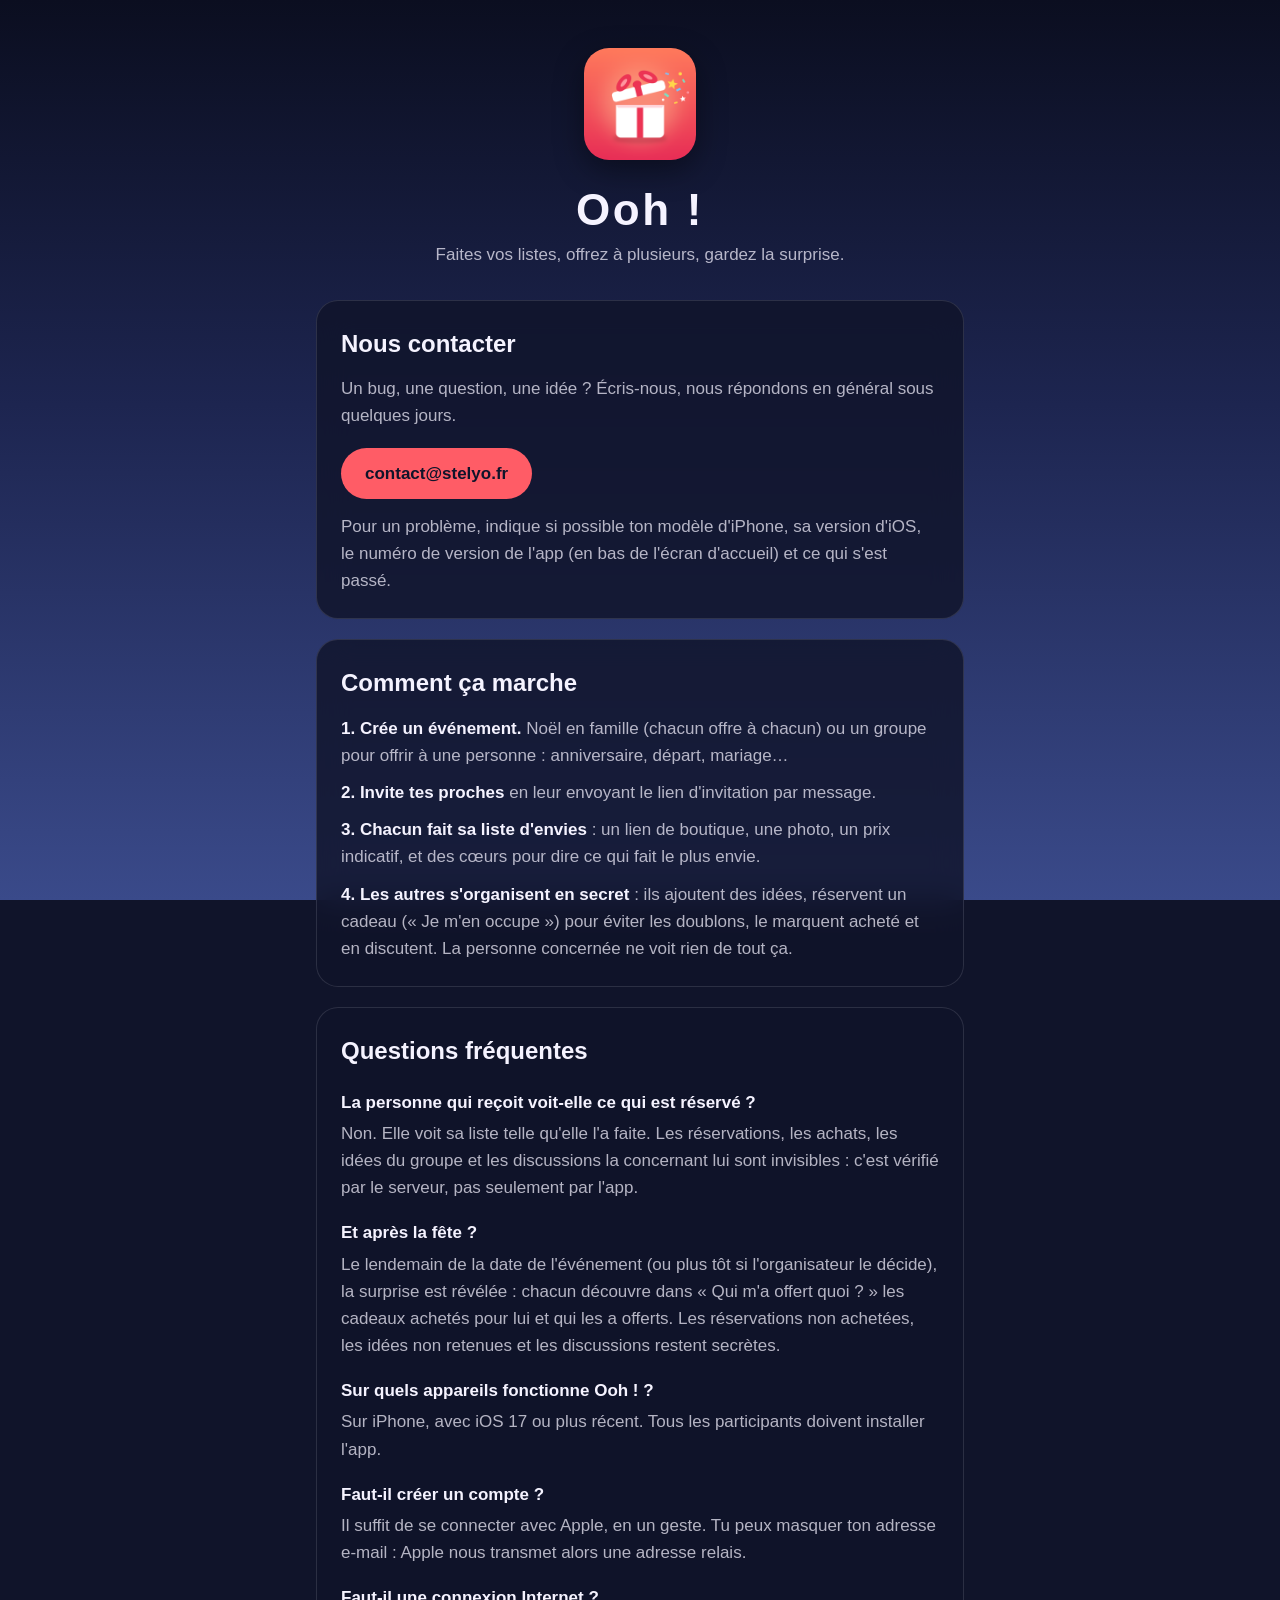
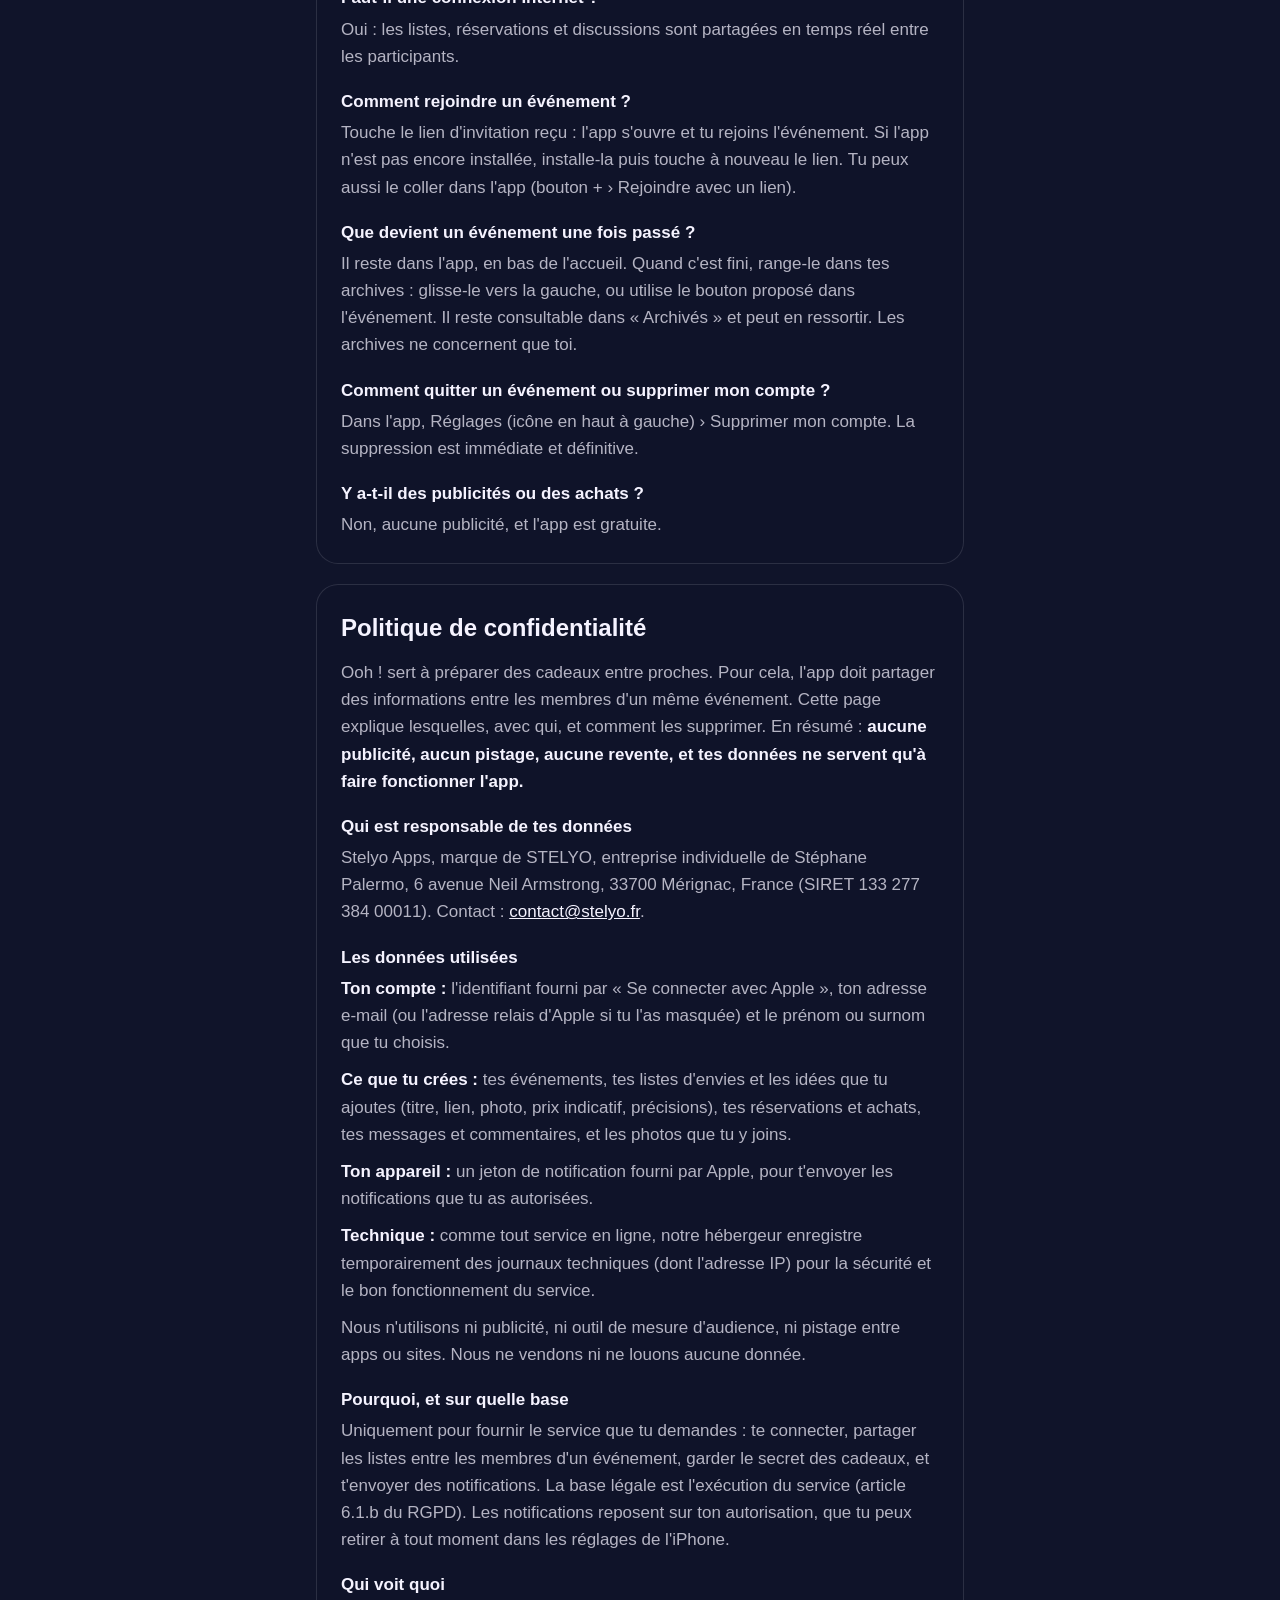
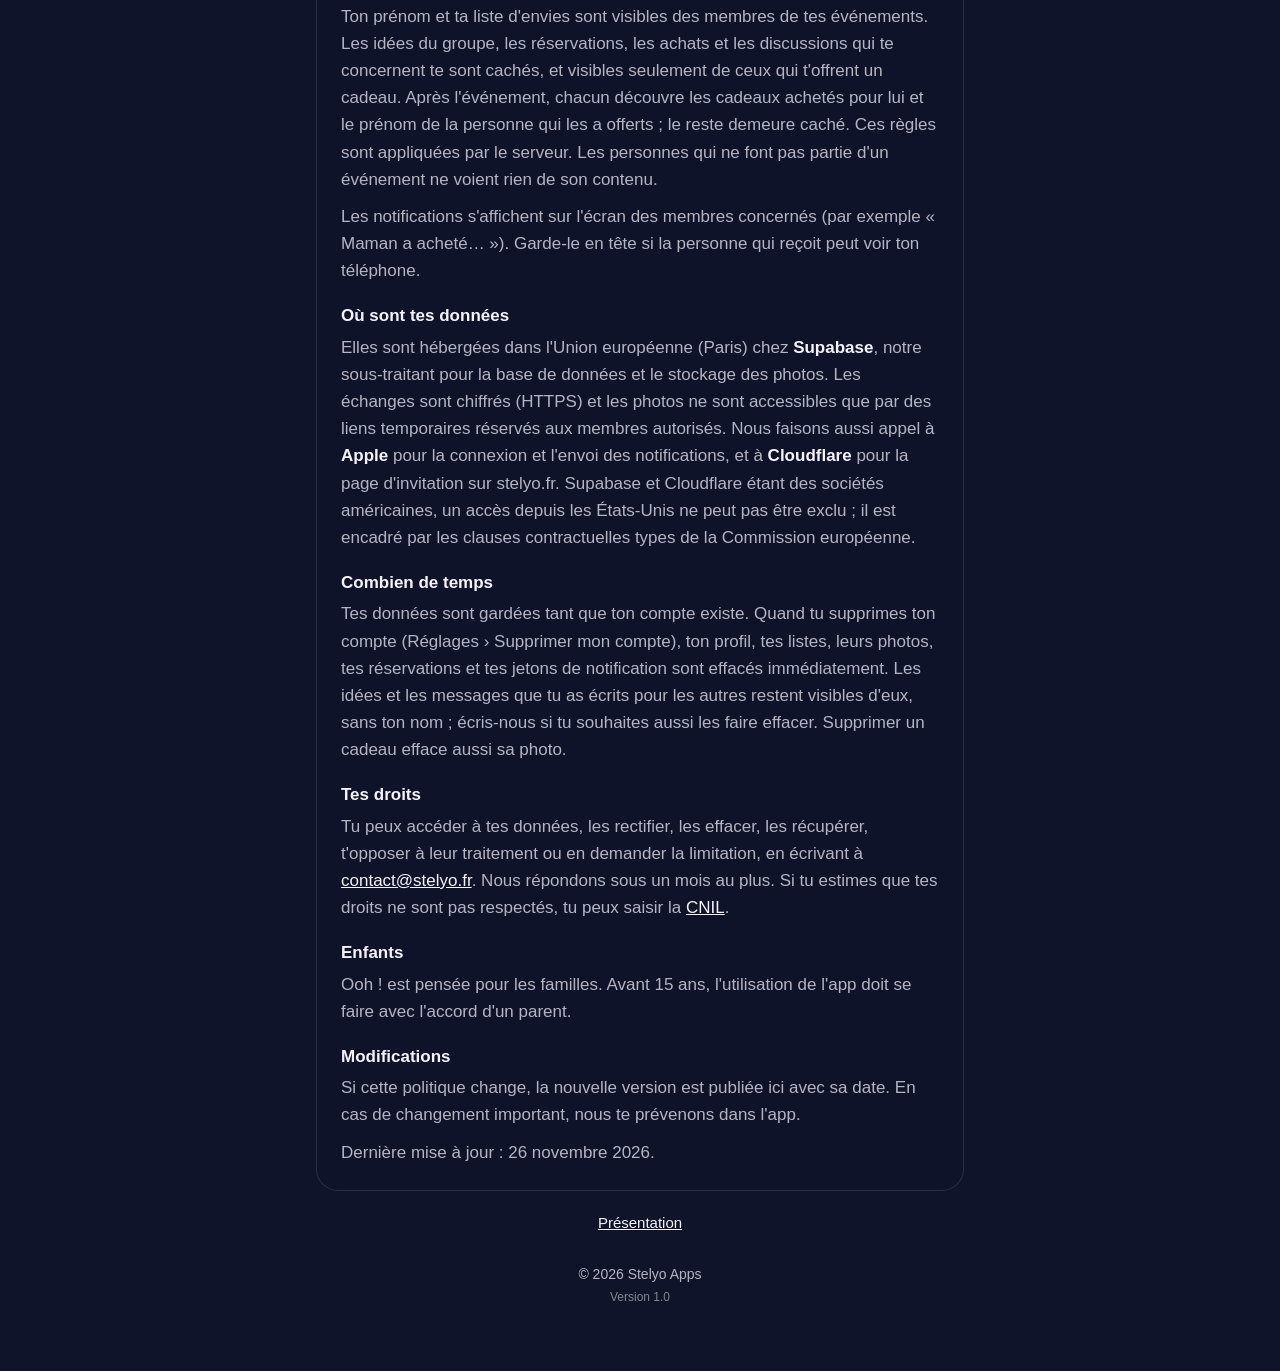
<file: index.html>
<!doctype html>
<html lang="fr">
<head>
<meta charset="utf-8">
<meta name="viewport" content="width=device-width, initial-scale=1">
<title>Ooh ! – Assistance et confidentialité</title>
<meta name="description" content="Assistance, questions fréquentes et politique de confidentialité de Ooh !, l'app de listes de cadeaux partagées en famille.">
<link rel="icon" href="icon.png">
<link rel="apple-touch-icon" href="icon.png">
<link rel="stylesheet" href="style.css">
</head>
<body>
<main>
  <header>
    <img src="icon.png" alt="Icône de Ooh !">
    <h1>Ooh !</h1>
    <p class="tagline">Faites vos listes, offrez à plusieurs, gardez la surprise.</p>
  </header>
  <nav class="langs"></nav>

  <section>
    <h2>Nous contacter</h2>
    <p>Un bug, une question, une idée ? Écris-nous, nous répondons en général sous quelques jours.</p>
    <a class="button" href="mailto:contact@stelyo.fr?subject=Ooh%20!%20%E2%80%93%20Assistance">contact@stelyo.fr</a>
    <p class="after-button">Pour un problème, indique si possible ton modèle d'iPhone, sa version d'iOS, le numéro de version de l'app (en bas de l'écran d'accueil) et ce qui s'est passé.</p>
  </section>

  <section>
    <h2>Comment ça marche</h2>
    <p><strong>1. Crée un événement.</strong> Noël en famille (chacun offre à chacun) ou un groupe pour offrir à une personne : anniversaire, départ, mariage…</p>
    <p><strong>2. Invite tes proches</strong> en leur envoyant le lien d'invitation par message.</p>
    <p><strong>3. Chacun fait sa liste d'envies</strong> : un lien de boutique, une photo, un prix indicatif, et des cœurs pour dire ce qui fait le plus envie.</p>
    <p><strong>4. Les autres s'organisent en secret</strong> : ils ajoutent des idées, réservent un cadeau (« Je m'en occupe ») pour éviter les doublons, le marquent acheté et en discutent. La personne concernée ne voit rien de tout ça.</p>
  </section>

  <section>
    <h2>Questions fréquentes</h2>
    <h3>La personne qui reçoit voit-elle ce qui est réservé ?</h3>
    <p>Non. Elle voit sa liste telle qu'elle l'a faite. Les réservations, les achats, les idées du groupe et les discussions la concernant lui sont invisibles : c'est vérifié par le serveur, pas seulement par l'app.</p>
    <h3>Et après la fête ?</h3>
    <p>Le lendemain de la date de l'événement (ou plus tôt si l'organisateur le décide), la surprise est révélée : chacun découvre dans « Qui m'a offert quoi ? » les cadeaux achetés pour lui et qui les a offerts. Les réservations non achetées, les idées non retenues et les discussions restent secrètes.</p>
    <h3>Sur quels appareils fonctionne Ooh ! ?</h3>
    <p>Sur iPhone, avec iOS 17 ou plus récent. Tous les participants doivent installer l'app.</p>
    <h3>Faut-il créer un compte ?</h3>
    <p>Il suffit de se connecter avec Apple, en un geste. Tu peux masquer ton adresse e-mail : Apple nous transmet alors une adresse relais.</p>
    <h3>Faut-il une connexion Internet ?</h3>
    <p>Oui : les listes, réservations et discussions sont partagées en temps réel entre les participants.</p>
    <h3>Comment rejoindre un événement ?</h3>
    <p>Touche le lien d'invitation reçu : l'app s'ouvre et tu rejoins l'événement. Si l'app n'est pas encore installée, installe-la puis touche à nouveau le lien. Tu peux aussi le coller dans l'app (bouton + › Rejoindre avec un lien).</p>
    <h3>Que devient un événement une fois passé ?</h3>
    <p>Il reste dans l'app, en bas de l'accueil. Quand c'est fini, range-le dans tes archives : glisse-le vers la gauche, ou utilise le bouton proposé dans l'événement. Il reste consultable dans « Archivés » et peut en ressortir. Les archives ne concernent que toi.</p>
    <h3>Comment quitter un événement ou supprimer mon compte ?</h3>
    <p>Dans l'app, Réglages (icône en haut à gauche) › Supprimer mon compte. La suppression est immédiate et définitive.</p>
    <h3>Y a-t-il des publicités ou des achats ?</h3>
    <p>Non, aucune publicité, et l'app est gratuite.</p>
  </section>

  <section id="confidentialite">
    <h2>Politique de confidentialité</h2>
    <p>Ooh ! sert à préparer des cadeaux entre proches. Pour cela, l'app doit partager des informations entre les membres d'un même événement. Cette page explique lesquelles, avec qui, et comment les supprimer. En résumé : <strong>aucune publicité, aucun pistage, aucune revente, et tes données ne servent qu'à faire fonctionner l'app.</strong></p>

    <h3>Qui est responsable de tes données</h3>
    <p>Stelyo Apps, marque de STELYO, entreprise individuelle de Stéphane Palermo, 6 avenue Neil Armstrong, 33700 Mérignac, France (SIRET 133 277 384 00011). Contact : <a href="mailto:contact@stelyo.fr">contact@stelyo.fr</a>.</p>

    <h3>Les données utilisées</h3>
    <p><strong>Ton compte :</strong> l'identifiant fourni par « Se connecter avec Apple », ton adresse e-mail (ou l'adresse relais d'Apple si tu l'as masquée) et le prénom ou surnom que tu choisis.</p>
    <p><strong>Ce que tu crées :</strong> tes événements, tes listes d'envies et les idées que tu ajoutes (titre, lien, photo, prix indicatif, précisions), tes réservations et achats, tes messages et commentaires, et les photos que tu y joins.</p>
    <p><strong>Ton appareil :</strong> un jeton de notification fourni par Apple, pour t'envoyer les notifications que tu as autorisées.</p>
    <p><strong>Technique :</strong> comme tout service en ligne, notre hébergeur enregistre temporairement des journaux techniques (dont l'adresse IP) pour la sécurité et le bon fonctionnement du service.</p>
    <p>Nous n'utilisons ni publicité, ni outil de mesure d'audience, ni pistage entre apps ou sites. Nous ne vendons ni ne louons aucune donnée.</p>

    <h3>Pourquoi, et sur quelle base</h3>
    <p>Uniquement pour fournir le service que tu demandes : te connecter, partager les listes entre les membres d'un événement, garder le secret des cadeaux, et t'envoyer des notifications. La base légale est l'exécution du service (article 6.1.b du RGPD). Les notifications reposent sur ton autorisation, que tu peux retirer à tout moment dans les réglages de l'iPhone.</p>

    <h3>Qui voit quoi</h3>
    <p>Ton prénom et ta liste d'envies sont visibles des membres de tes événements. Les idées du groupe, les réservations, les achats et les discussions qui te concernent te sont cachés, et visibles seulement de ceux qui t'offrent un cadeau. Après l'événement, chacun découvre les cadeaux achetés pour lui et le prénom de la personne qui les a offerts ; le reste demeure caché. Ces règles sont appliquées par le serveur. Les personnes qui ne font pas partie d'un événement ne voient rien de son contenu.</p>
    <p>Les notifications s'affichent sur l'écran des membres concernés (par exemple « Maman a acheté… »). Garde-le en tête si la personne qui reçoit peut voir ton téléphone.</p>

    <h3>Où sont tes données</h3>
    <p>Elles sont hébergées dans l'Union européenne (Paris) chez <strong>Supabase</strong>, notre sous-traitant pour la base de données et le stockage des photos. Les échanges sont chiffrés (HTTPS) et les photos ne sont accessibles que par des liens temporaires réservés aux membres autorisés. Nous faisons aussi appel à <strong>Apple</strong> pour la connexion et l'envoi des notifications, et à <strong>Cloudflare</strong> pour la page d'invitation sur stelyo.fr. Supabase et Cloudflare étant des sociétés américaines, un accès depuis les États-Unis ne peut pas être exclu ; il est encadré par les clauses contractuelles types de la Commission européenne.</p>

    <h3>Combien de temps</h3>
    <p>Tes données sont gardées tant que ton compte existe. Quand tu supprimes ton compte (Réglages › Supprimer mon compte), ton profil, tes listes, leurs photos, tes réservations et tes jetons de notification sont effacés immédiatement. Les idées et les messages que tu as écrits pour les autres restent visibles d'eux, sans ton nom ; écris-nous si tu souhaites aussi les faire effacer. Supprimer un cadeau efface aussi sa photo.</p>

    <h3>Tes droits</h3>
    <p>Tu peux accéder à tes données, les rectifier, les effacer, les récupérer, t'opposer à leur traitement ou en demander la limitation, en écrivant à <a href="mailto:contact@stelyo.fr">contact@stelyo.fr</a>. Nous répondons sous un mois au plus. Si tu estimes que tes droits ne sont pas respectés, tu peux saisir la <a href="https://www.cnil.fr/fr/plaintes">CNIL</a>.</p>

    <h3>Enfants</h3>
    <p>Ooh ! est pensée pour les familles. Avant 15 ans, l'utilisation de l'app doit se faire avec l'accord d'un parent.</p>

    <h3>Modifications</h3>
    <p>Si cette politique change, la nouvelle version est publiée ici avec sa date. En cas de changement important, nous te prévenons dans l'app.</p>
    <p>Dernière mise à jour : 26 novembre 2026.</p>
  </section>

  <p class="links"><a href="marketing/">Présentation</a></p>
  <footer>© 2026 Stelyo Apps<br><span class="version">Version 1.0</span></footer>
</main>
</body>
</html>
</file>
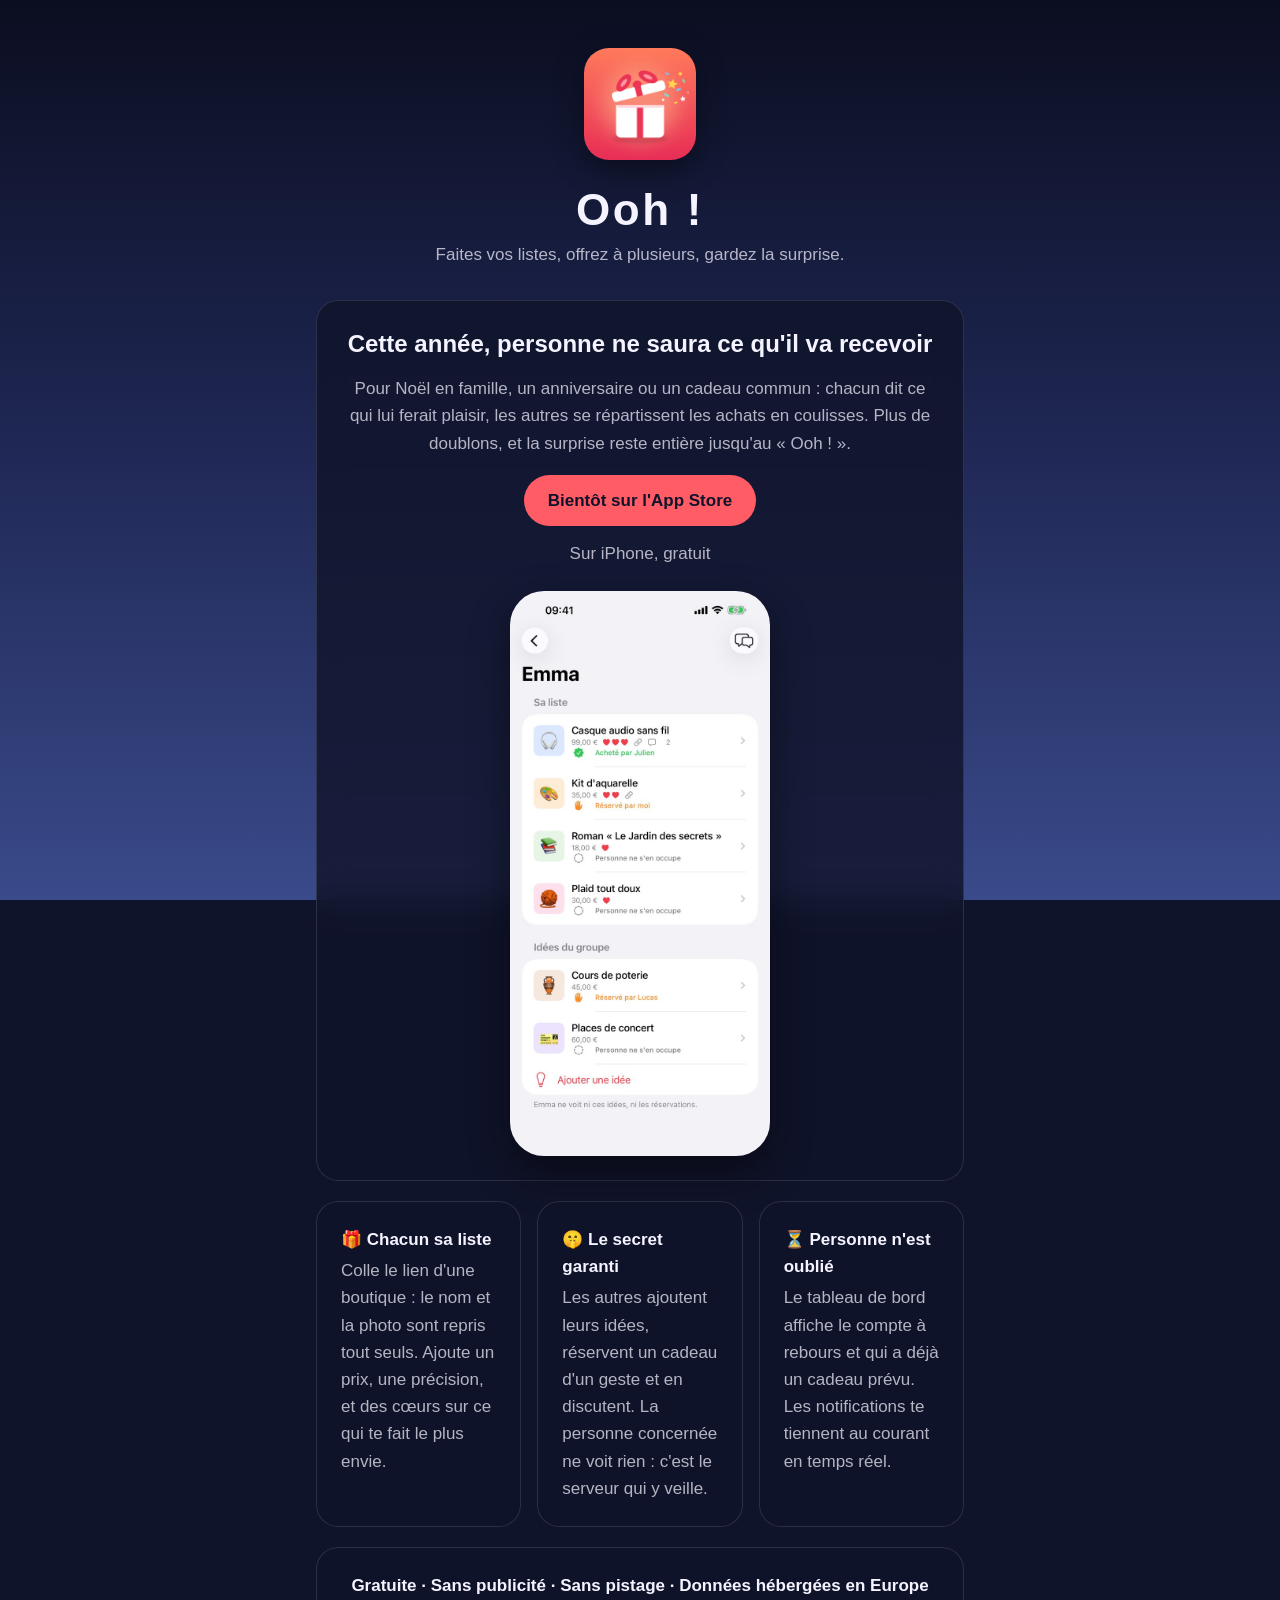
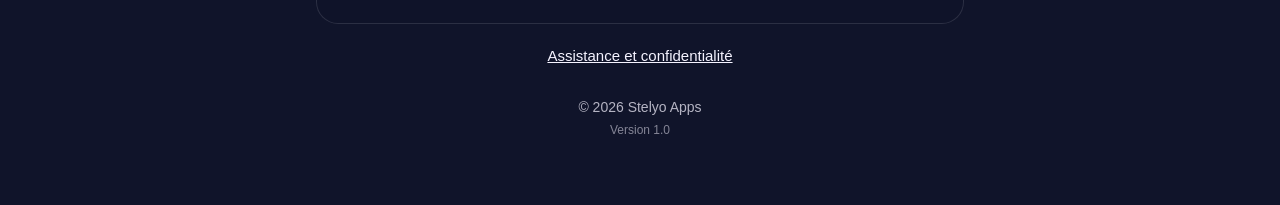
<file: marketing/index.html>
<!doctype html>
<html lang="fr">
<head>
<meta charset="utf-8">
<meta name="viewport" content="width=device-width, initial-scale=1">
<title>Ooh ! – Présentation</title>
<meta name="description" content="Ooh ! organise les cadeaux en famille ou entre amis : chacun fait sa liste, les autres s'organisent en secret. Fini les doublons, la surprise reste entière.">
<link rel="icon" href="../icon.png">
<link rel="apple-touch-icon" href="../icon.png">
<link rel="stylesheet" href="../style.css">
</head>
<body>
<main>
  <header>
    <img src="../icon.png" alt="Icône de Ooh !">
    <h1>Ooh !</h1>
    <p class="tagline">Faites vos listes, offrez à plusieurs, gardez la surprise.</p>
  </header>
  <nav class="langs"></nav>

  <section class="hero">
    <h2>Cette année, personne ne saura ce qu'il va recevoir</h2>
    <p>Pour Noël en famille, un anniversaire ou un cadeau commun : chacun dit ce qui lui ferait plaisir, les autres se répartissent les achats en coulisses. Plus de doublons, et la surprise reste entière jusqu'au « Ooh ! ».</p>
    <span class="button">Bientôt sur l'App Store</span>
    <p class="after-button">Sur iPhone, gratuit</p>
    <img class="capture" src="capture.jpg" alt="La liste d'Emma vue par sa famille : ses envies, qui s'en occupe, et les idées du groupe" width="330" height="717">
  </section>

  <div class="features">
    <section>
      <h3>🎁 Chacun sa liste</h3>
      <p>Colle le lien d'une boutique : le nom et la photo sont repris tout seuls. Ajoute un prix, une précision, et des cœurs sur ce qui te fait le plus envie.</p>
    </section>
    <section>
      <h3>🤫 Le secret garanti</h3>
      <p>Les autres ajoutent leurs idées, réservent un cadeau d'un geste et en discutent. La personne concernée ne voit rien : c'est le serveur qui y veille.</p>
    </section>
    <section>
      <h3>⏳ Personne n'est oublié</h3>
      <p>Le tableau de bord affiche le compte à rebours et qui a déjà un cadeau prévu. Les notifications te tiennent au courant en temps réel.</p>
    </section>
  </div>

  <section class="promise">
    <p><strong>Gratuite · Sans publicité · Sans pistage · Données hébergées en Europe</strong></p>
  </section>

  <p class="links"><a href="../">Assistance et confidentialité</a></p>
  <footer>© 2026 Stelyo Apps<br><span class="version">Version 1.0</span></footer>
</main>
</body>
</html>
</file>
<file: style.css>
/* Ooh ! – style commun du site (assistance + marketing).
   Changer les couleurs ici pour l'accorder à l'icône de l'app. */
:root {
  --ink: #f5f3ff;
  --ink-soft: rgba(245, 243, 255, 0.72);
  --accent: #ff5c66;
  --night: #10142a;
  --card: rgba(16, 20, 42, 0.82);
  --line: rgba(245, 243, 255, 0.12);
  --bg: linear-gradient(180deg, #0b0e20 0%, #1d2550 45%, #3a4a8a 100%);
}
* { box-sizing: border-box; }
html { -webkit-text-size-adjust: 100%; }
body {
  margin: 0;
  min-height: 100vh;
  color: var(--ink);
  font: 17px/1.6 ui-rounded, -apple-system, BlinkMacSystemFont, "Helvetica Neue", Arial, sans-serif;
  background: var(--night) var(--bg) fixed;
}
main { max-width: 680px; margin: 0 auto; padding: 48px 16px 64px; }
header { text-align: center; margin-bottom: 32px; }
header img { width: 112px; height: 112px; border-radius: 25px; box-shadow: 0 10px 30px rgba(0,0,0,.4); }
h1 { font-weight: 900; font-size: 44px; letter-spacing: 0.06em; line-height: 1.1; margin: 18px 0 6px; overflow-wrap: anywhere; }
.tagline { color: var(--ink-soft); margin: 0; }
section {
  background: var(--card);
  -webkit-backdrop-filter: blur(16px); backdrop-filter: blur(16px);
  border: 1px solid var(--line);
  border-radius: 22px;
  padding: 24px;
  margin-bottom: 20px;
}
h2 { font-size: 24px; font-weight: 800; margin: 0 0 12px; }
h3 { font-size: 17px; margin: 18px 0 4px; }
section > h3:first-child { margin-top: 0; }
p, li { color: var(--ink-soft); }
p { margin: 0 0 10px; }
p:last-child { margin-bottom: 0; }
strong { color: var(--ink); }
a { color: var(--ink); }
.button {
  display: inline-block; margin-top: 8px; padding: 12px 24px;
  background: var(--accent); color: var(--night); text-decoration: none;
  font-weight: 700; border-radius: 999px;
}
.after-button { margin-top: 14px; }
.langs { text-align: center; margin: 0 0 24px; font-size: 15px; }
.langs a { margin: 0 8px; color: var(--ink-soft); }
.langs a.on { color: var(--accent); font-weight: 700; text-decoration: none; }
.hero { text-align: center; }
.features { display: grid; gap: 0 16px; grid-template-columns: repeat(auto-fit, minmax(190px, 1fr)); }
.promise { text-align: center; }
.links { text-align: center; font-size: 15px; }
footer { text-align: center; color: var(--ink-soft); font-size: 14px; margin-top: 28px; }
.version { font-size: 12px; opacity: 0.7; font-variant-numeric: tabular-nums; }
.capture { display: block; margin: 24px auto 0; width: 260px; height: auto; border-radius: 34px; box-shadow: 0 16px 40px rgba(0,0,0,.45); }
span.button { cursor: default; }
</file>
